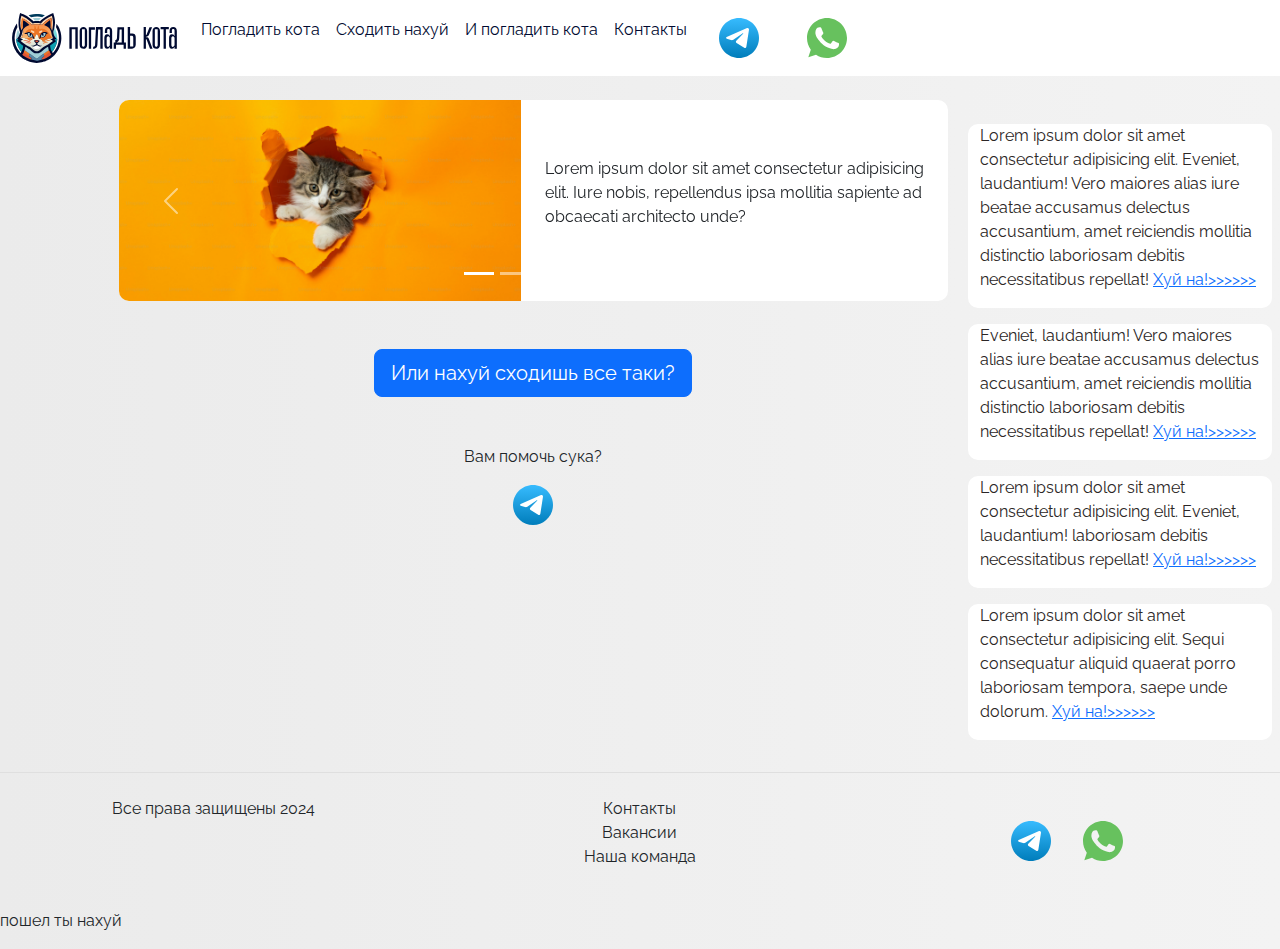
<file: index.html>
<!DOCTYPE html>
<html lang="en">
  <head>
    <meta charset="UTF-8" />
    <meta name="viewport" content="width=device-width, initial-scale=1.0" />
    <link
      href="https://cdn.jsdelivr.net/npm/bootstrap@5.3.3/dist/css/bootstrap.min.css"
      rel="stylesheet"
      integrity="sha384-QWTKZyjpPEjISv5WaRU9OFeRpok6YctnYmDr5pNlyT2bRjXh0JMhjY6hW+ALEwIH"
      crossorigin="anonymous"
    />
    <link rel="stylesheet" href="source/styles/mycss.css" />

    <link rel="apple-touch-icon" sizes="180x180" href="source/files/fav/apple-touch-icon.png" />
    <link rel="icon" type="image/png" sizes="32x32" href="source/files/fav/favicon-32x32.png" />
    <link rel="icon" type="image/png" sizes="16x16" href="source/files/fav/favicon-16x16.png" />
    <link rel="manifest" href="source/files/fav/site.webmanifest" />

    <title>Погладь кота</title>
  </head>
  <body>
    <header>
      <nav class="navbar navbar-expand-lg bg-white">
        <div class="container-fluid">
          <a class="navbar-brand" href="#"
            ><img src="source/images/logo_new.svg" alt="logo-black"
          /></a>
          <button
            class="navbar-toggler"
            type="button"
            data-bs-toggle="collapse"
            data-bs-target="#navbarNav"
            aria-controls="navbarNav"
            aria-expanded="false"
            aria-label="Toggle navigation"
          >
            <span class="navbar-toggler-icon"></span>
          </button>
          <div class="collapse navbar-collapse" id="navbarNav">
            <ul class="navbar-nav">
              <li class="nav-item">
                <a class="nav-link active" aria-current="page" href="#"
                  >Погладить кота</a
                >
              </li>
              <li class="nav-item">
                <a class="nav-link" href="pricing.html">Сходить нахуй</a>
              </li>
              <li class="nav-item">
                <a class="nav-link" href="#">И погладить кота</a>
              </li>
              <li class="nav-item">
                <a class="nav-link" href="#">Контакты</a>
              </li>
              <li class="nav-item">
                <a class="nav-link" href="#">
                  <img
                    style="margin-inline: 1em; max-width: 40px"
                    src="source/images/logo-telegram.svg"
                    alt="Телега Егора"
                  />
                </a>
              </li>
              <li class="nav-item">
                <a class="nav-link" href="#">
                  <img
                    style="margin-inline: 1em; max-width: 40px"
                    src="source/images/logo-whatsapp.svg"
                    alt="Васап Бичес"
                  />
                </a>
              </li>
            </ul>
          </div>
        </div>
      </nav>
    </header>

    <section>
      <div class="container-fluid mt-4">
        <div class="row">
          <div class="col-lg-1"></div>

          <div class="col-lg-8 col-md-12">
            <div class="row">
              <div id="carouselExampleIndicators" class="carousel slide">
                <div class="carousel-indicators">
                  <button
                    type="button"
                    data-bs-target="#carouselExampleIndicators"
                    data-bs-slide-to="0"
                    class="active"
                    aria-current="true"
                    aria-label="Slide 1"
                  ></button>
                  <button
                    type="button"
                    data-bs-target="#carouselExampleIndicators"
                    data-bs-slide-to="1"
                    aria-label="Slide 2"
                  ></button>
                  <button
                    type="button"
                    data-bs-target="#carouselExampleIndicators"
                    data-bs-slide-to="2"
                    aria-label="Slide 3"
                  ></button>
                  <button
                    type="button"
                    data-bs-target="#carouselExampleIndicators"
                    data-bs-slide-to="3"
                    aria-label="Slide 4"
                  ></button>
                </div>
                <div class="carousel-inner">
                  <div class="carousel-item active">
                    <div class="d-block w-100">
                      <div class="row">
                        <div class="col-lg-6 col-md-6">
                          <img
                            src="source/images/s1.png"
                            class="w-100"
                            alt="пошел ты нахуй"
                          />
                        </div>
                        <div class="col-lg-6 col-md-6 slide-text" id="slide-bg">
                          <p>
                            Lorem ipsum dolor sit amet consectetur adipisicing
                            elit. Iure nobis, repellendus ipsa mollitia sapiente
                            ad obcaecati architecto unde?
                          </p>
                        </div>
                      </div>
                    </div>
                  </div>
                  <div class="carousel-item">
                    <div class="d-block w-100">
                      <div class="row">
                        <div class="col-lg-6 col-md-6">
                          <img
                            src="source/images/s2.png"
                            class="w-100"
                            alt="пошел ты нахуй"
                          />
                        </div>
                        <div class="col-lg-6 col-md-6 slide-text" id="slide-bg">
                          <p>
                            Lorem ipsum dolor sit amet consectetur adipisicing
                            elit. Iure nobis, repellendus ipsa mollitia sapiente
                            ad obcaecati architecto unde?
                          </p>
                        </div>
                      </div>
                    </div>
                  </div>
                  <div class="carousel-item">
                    <div class="d-block w-100">
                      <div class="row">
                        <div class="col-lg-6 col-md-6" id="slide-bg">
                          <img
                            src="source/images/s3.png"
                            class="w-100"
                            alt="пошел ты нахуй"
                          />
                        </div>
                        <div class="col-lg-6 col-md-6 slide-text">
                          <p>
                            Lorem ipsum dolor sit amet consectetur adipisicing
                            elit. Iure nobis, repellendus ipsa mollitia sapiente
                            ad obcaecati architecto unde?
                          </p>
                        </div>
                      </div>
                    </div>
                  </div>
                  <div class="carousel-item">
                    <div class="d-block w-100">
                      <div class="row">
                        <div class="col-lg-6 col-md-6" id="slide-bg">
                          <img
                            src="source/images/s2.png"
                            class="w-100"
                            alt="пошел ты нахуй"
                          />
                        </div>
                        <div class="col-lg-6 col-md-6 slide-text">
                          <p>
                            Lorem ipsum dolor sit amet consectetur adipisicing
                            elit. Iure nobis, repellendus ipsa mollitia sapiente
                            ad obcaecati architecto unde?
                          </p>
                        </div>
                      </div>
                    </div>
                  </div>
                </div>
                <button
                  class="carousel-control-prev"
                  type="button"
                  data-bs-target="#carouselExampleIndicators"
                  data-bs-slide="prev"
                >
                  <span
                    class="carousel-control-prev-icon"
                    aria-hidden="true"
                  ></span>
                  <span class="visually-hidden">Previous</span>
                </button>
                <button
                  class="carousel-control-next"
                  type="button"
                  data-bs-target="#carouselExampleIndicators"
                  data-bs-slide="next"
                >
                  <span
                    class="carousel-control-next-icon"
                    aria-hidden="true"
                  ></span>
                  <span class="visually-hidden">Next</span>
                </button>
              </div>

              <div class="col-lg-12 col-md-12 text-center mt-4">
                <a class="btn btn-primary btn-lg my-4" href="#" role="button"
                  >Или нахуй сходишь все таки?</a
                >
              </div>

              <div class="col-lg-12 col-md-12 text-center mt-4">
                <p>Вам помочь сука?</p>
              </div>

              <div class="col-lg-12 col-md-12 text-center">
                <img
                  class="teleganim"
                  style="max-width: 40px; margin-inline: 1em"
                  src="source/images/logo-telegram.svg"
                  alt="Телега Егора"
                />
              </div>
            </div>
          </div>

          <div class="col-lg-3 col-md-12">
            <div class="row px-2">
              <div class="col-lg-12 sidebar mt-4 mb-2">
                <p>
                  Lorem ipsum dolor sit amet consectetur adipisicing elit.
                  Eveniet, laudantium! Vero maiores alias iure beatae accusamus
                  delectus accusantium, amet reiciendis mollitia distinctio
                  laboriosam debitis necessitatibus repellat!
                  <a href="#">Хуй на!>>>>>></a>
                </p>
              </div>
              <div class="col-lg-12 sidebar my-2">
                <p>
                  Eveniet, laudantium! Vero maiores alias iure beatae accusamus
                  delectus accusantium, amet reiciendis mollitia distinctio
                  laboriosam debitis necessitatibus repellat!
                  <a href="#">Хуй на!>>>>>></a>
                </p>
              </div>
              <div class="col-lg-12 sidebar my-2">
                <p>
                  Lorem ipsum dolor sit amet consectetur adipisicing elit.
                  Eveniet, laudantium! laboriosam debitis necessitatibus
                  repellat! <a href="#">Хуй на!>>>>>></a>
                </p>
              </div>
              <div class="col-lg-12 sidebar my-2">
                <p>
                  Lorem ipsum dolor sit amet consectetur adipisicing elit. Sequi
                  consequatur aliquid quaerat porro laboriosam tempora, saepe
                  unde dolorum. <a href="#">Хуй на!>>>>>></a>
                </p>
              </div>
            </div>
          </div>
        </div>
      </div>
    </section>

    <footer class="mt-4 py-4">
      <div class="container-fluid">
        <div class="row">
          <div class="col-lg-4 col-md-12 footer-text text-center">
            <p>Все права защищены 2024</p>
          </div>
          <div class="col-lg-4 col-md-12 footer-text text-center">
            <p>Контакты<br />Вакансии<br />Наша команда</p>
          </div>
          <div class="col-lg-4 col-md-12 footer-social">
            <img
              style="margin-inline: 1em"
              src="source/images/logo-telegram.svg"
              alt="Телега Егора"
            />
            <img
              style="margin-inline: 1em"
              src="source/images/logo-whatsapp.svg"
              alt="Васап Бичес"
            />
          </div>
        </div>
      </div>
    </footer>

    <p>пошел ты нахуй</p>
    <script
      src="https://cdn.jsdelivr.net/npm/bootstrap@5.3.3/dist/js/bootstrap.bundle.min.js"
      integrity="sha384-YvpcrYf0tY3lHB60NNkmXc5s9fDVZLESaAA55NDzOxhy9GkcIdslK1eN7N6jIeHz"
      crossorigin="anonymous"
    ></script>
  </body>
</html>
</file>
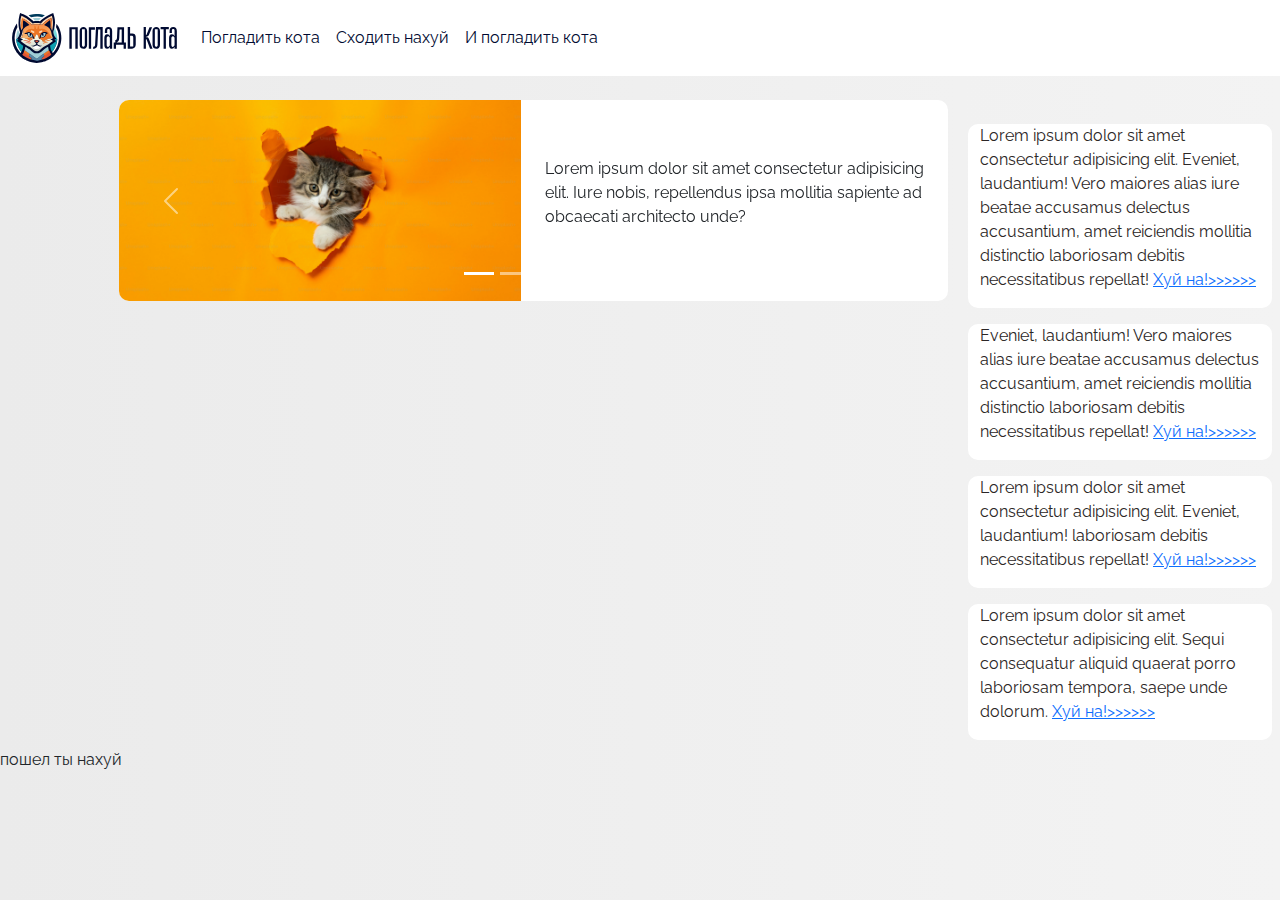
<file: source/images/poglad suka!/index.html>
<!DOCTYPE html>
<html lang="en">
  <head>
    <meta charset="UTF-8" />
    <meta name="viewport" content="width=device-width, initial-scale=1.0" />
    <link
      href="https://cdn.jsdelivr.net/npm/bootstrap@5.3.3/dist/css/bootstrap.min.css"
      rel="stylesheet"
      integrity="sha384-QWTKZyjpPEjISv5WaRU9OFeRpok6YctnYmDr5pNlyT2bRjXh0JMhjY6hW+ALEwIH"
      crossorigin="anonymous"
    />
    <link rel="stylesheet" href="source/styles/mycss.css" />
    <title>Погладь кота</title>
  </head>
  <body>
    <header>
      <nav class="navbar navbar-expand-lg bg-white">
        <div class="container-fluid">
          <a class="navbar-brand" href="#"
            ><img src="source/images/logo_new.svg" alt="logo-black"
          /></a>
          <button
            class="navbar-toggler"
            type="button"
            data-bs-toggle="collapse"
            data-bs-target="#navbarNav"
            aria-controls="navbarNav"
            aria-expanded="false"
            aria-label="Toggle navigation"
          >
            <span class="navbar-toggler-icon"></span>
          </button>
          <div class="collapse navbar-collapse" id="navbarNav">
            <ul class="navbar-nav">
              <li class="nav-item">
                <a class="nav-link active" aria-current="page" href="#">Погладить кота</a>
              </li>
              <li class="nav-item">
                <a class="nav-link" href="pricing.html">Сходить нахуй</a>
              </li>
              <li class="nav-item">
                <a class="nav-link" href="#">И погладить кота</a>
              </li>
            </ul>
          </div>
        </div>
      </nav>
    </header>

    <section>
      <div class="container-fluid mt-4">
        <div class="row">
          <div class="col-lg-1"></div>

          <div class="col-lg-8 col-md-12">
            <div class="row">
              <div id="carouselExampleIndicators" class="carousel slide">
                <div class="carousel-indicators">
                  <button
                    type="button"
                    data-bs-target="#carouselExampleIndicators"
                    data-bs-slide-to="0"
                    class="active"
                    aria-current="true"
                    aria-label="Slide 1"
                  ></button>
                  <button
                    type="button"
                    data-bs-target="#carouselExampleIndicators"
                    data-bs-slide-to="1"
                    aria-label="Slide 2"
                  ></button>
                  <button
                    type="button"
                    data-bs-target="#carouselExampleIndicators"
                    data-bs-slide-to="2"
                    aria-label="Slide 3"
                  ></button>
                  <button
                  type="button"
                  data-bs-target="#carouselExampleIndicators"
                  data-bs-slide-to="3"
                  aria-label="Slide 4"
                ></button>
                </div>
                <div class="carousel-inner">
                  <div class="carousel-item active">
                    <div class="d-block w-100">
                      <div class="row">
                        <div class="col-lg-6 col-md-6">
                          <img
                            src="source/images/s1.png" class="w-100"
                            alt="пошел ты нахуй"
                          />
                        </div>
                        <div class="col-lg-6 col-md-6 slide-text" id="slide-bg">
                          <p>
                            Lorem ipsum dolor sit amet consectetur adipisicing
                            elit. Iure nobis, repellendus ipsa mollitia sapiente
                            ad obcaecati architecto unde?
                          </p>
                        </div>
                      </div>
                    </div>
                  </div>
                  <div class="carousel-item">
                    <div class="d-block w-100">
                      <div class="row">
                        <div class="col-lg-6 col-md-6">
                          <img
                            src="source/images/s2.png" class="w-100"
                            alt="пошел ты нахуй"
                          />
                        </div>
                        <div class="col-lg-6 col-md-6 slide-text"  id="slide-bg">
                          <p>
                            Lorem ipsum dolor sit amet consectetur adipisicing
                            elit. Iure nobis, repellendus ipsa mollitia sapiente
                            ad obcaecati architecto unde?
                          </p>
                        </div>
                      </div>
                    </div>
                  </div>
                  <div class="carousel-item">
                    <div class="d-block w-100">
                      <div class="row">
                        <div class="col-lg-6 col-md-6"  id="slide-bg">
                          <img
                            src="source/images/s3.png" class="w-100"
                            alt="пошел ты нахуй"
                          />
                        </div>
                        <div class="col-lg-6 col-md-6 slide-text">
                          <p>
                            Lorem ipsum dolor sit amet consectetur adipisicing
                            elit. Iure nobis, repellendus ipsa mollitia sapiente
                            ad obcaecati architecto unde?
                          </p>
                        </div>
                      </div>
                    </div>
                  </div>
                  <div class="carousel-item">
                    <div class="d-block w-100">
                      <div class="row">
                        <div class="col-lg-6 col-md-6"  id="slide-bg">
                          <img
                            src="source/images/s2.png" class="w-100"
                            alt="пошел ты нахуй"
                          />
                        </div>
                        <div class="col-lg-6 col-md-6 slide-text">
                          <p>
                            Lorem ipsum dolor sit amet consectetur adipisicing
                            elit. Iure nobis, repellendus ipsa mollitia sapiente
                            ad obcaecati architecto unde?
                          </p>
                        </div>
                      </div>
                    </div>
                  </div>
                </div>
                <button
                  class="carousel-control-prev"
                  type="button"
                  data-bs-target="#carouselExampleIndicators"
                  data-bs-slide="prev"
                >
                  <span
                    class="carousel-control-prev-icon"
                    aria-hidden="true"
                  ></span>
                  <span class="visually-hidden">Previous</span>
                </button>
                <button
                  class="carousel-control-next"
                  type="button"
                  data-bs-target="#carouselExampleIndicators"
                  data-bs-slide="next"
                >
                  <span
                    class="carousel-control-next-icon"
                    aria-hidden="true"
                  ></span>
                  <span class="visually-hidden">Next</span>
                </button>
              </div>
            </div>
          </div>

          <div class="col-lg-3 col-md-12">
            <div class="row px-2">
              <div class="col-lg-12 sidebar mt-4 mb-2">
                <p>
                  Lorem ipsum dolor sit amet consectetur adipisicing elit.
                  Eveniet, laudantium! Vero maiores alias iure beatae accusamus
                  delectus accusantium, amet reiciendis mollitia distinctio
                  laboriosam debitis necessitatibus repellat!
                  <a href="#">Хуй на!>>>>>></a>
                </p>
              </div>
              <div class="col-lg-12 sidebar my-2">
                <p>
                  Eveniet, laudantium! Vero maiores alias iure beatae accusamus
                  delectus accusantium, amet reiciendis mollitia distinctio
                  laboriosam debitis necessitatibus repellat!
                  <a href="#">Хуй на!>>>>>></a>
                </p>
              </div>
              <div class="col-lg-12 sidebar my-2">
                <p>
                  Lorem ipsum dolor sit amet consectetur adipisicing elit.
                  Eveniet, laudantium! laboriosam debitis necessitatibus
                  repellat! <a href="#">Хуй на!>>>>>></a>
                </p>
              </div>
              <div class="col-lg-12 sidebar my-2">
                <p>
                  Lorem ipsum dolor sit amet consectetur adipisicing elit. Sequi
                  consequatur aliquid quaerat porro laboriosam tempora, saepe
                  unde dolorum. <a href="#">Хуй на!>>>>>></a>
                </p>
              </div>
            </div>
          </div>
        </div>
      </div>
    </section>

    <footer></footer>

    <p>пошел ты нахуй</p>
    <script
      src="https://cdn.jsdelivr.net/npm/bootstrap@5.3.3/dist/js/bootstrap.bundle.min.js"
      integrity="sha384-YvpcrYf0tY3lHB60NNkmXc5s9fDVZLESaAA55NDzOxhy9GkcIdslK1eN7N6jIeHz"
      crossorigin="anonymous"
    ></script>
  </body>
</html>
</file>
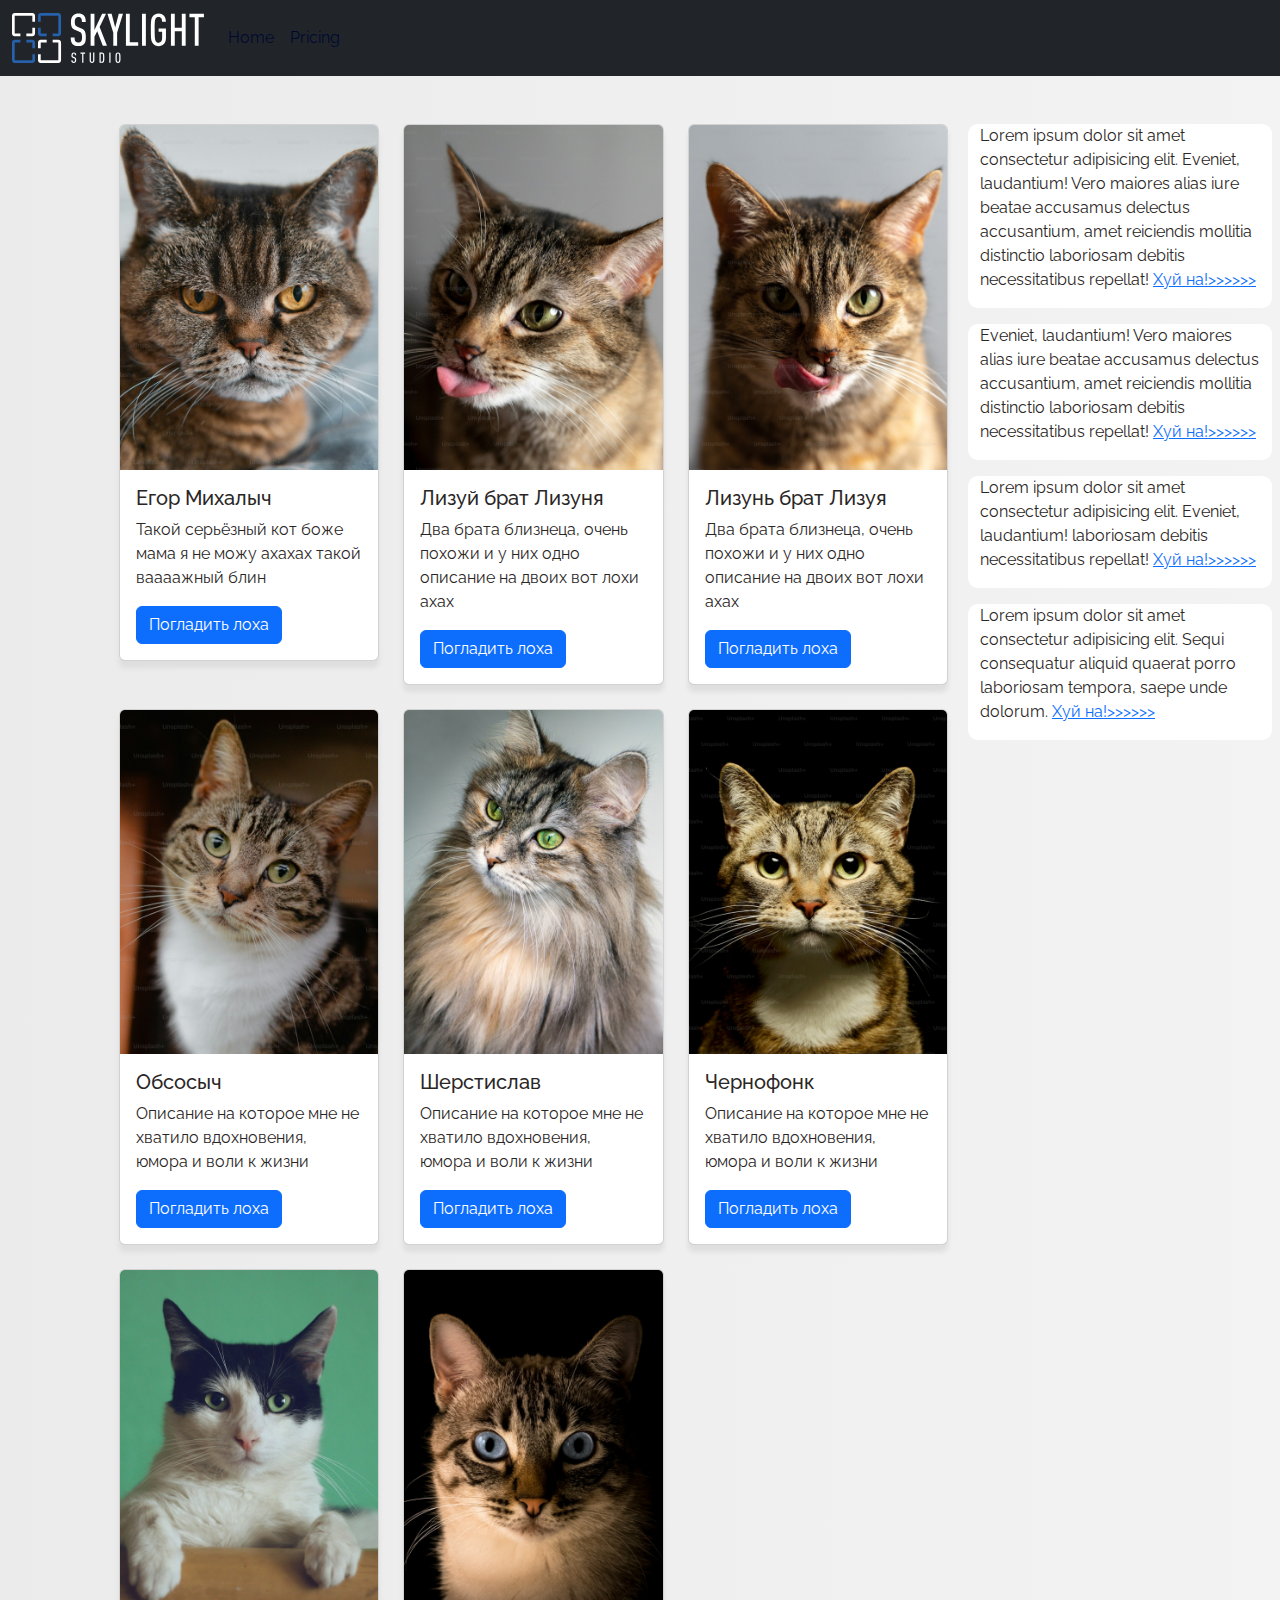
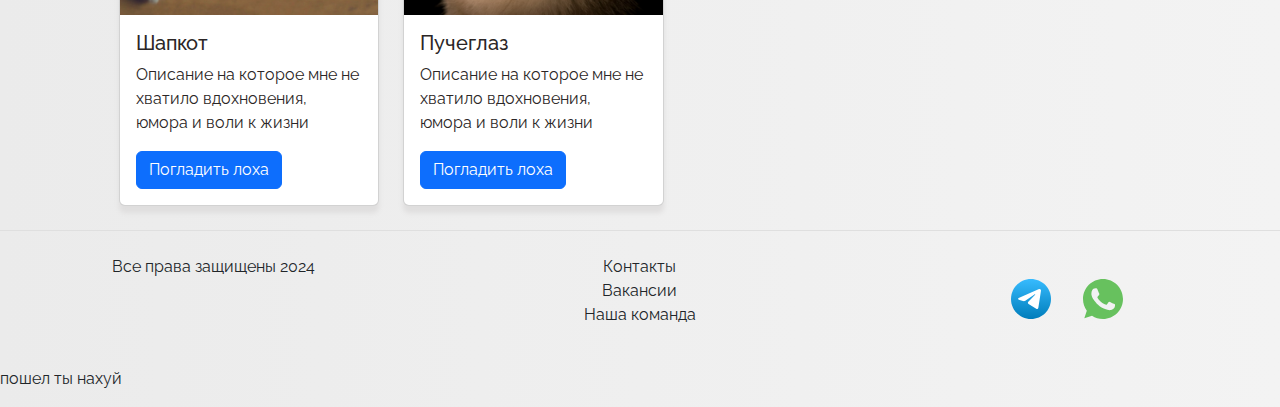
<file: pricing.html>
<!DOCTYPE html>
<html lang="en">
  <head>
    <meta charset="UTF-8" />
    <meta name="viewport" content="width=device-width, initial-scale=1.0" />
    <link
      href="https://cdn.jsdelivr.net/npm/bootstrap@5.3.3/dist/css/bootstrap.min.css"
      rel="stylesheet"
      integrity="sha384-QWTKZyjpPEjISv5WaRU9OFeRpok6YctnYmDr5pNlyT2bRjXh0JMhjY6hW+ALEwIH"
      crossorigin="anonymous"
    />
    <link rel="stylesheet" href="source/styles/mycss.css" />

    <title>Погладь кота</title>
  </head>
  <body>
    <header>
      <nav class="navbar navbar-expand-lg bg-dark">
        <div class="container-fluid">
          <a class="navbar-brand" href="#"
            ><img src="source/images/logo-black.svg" alt="logo-black"
          /></a>
          <button
            class="navbar-toggler"
            type="button"
            data-bs-toggle="collapse"
            data-bs-target="#navbarNav"
            aria-controls="navbarNav"
            aria-expanded="false"
            aria-label="Toggle navigation"
          >
            <span class="navbar-toggler-icon"></span>
          </button>
          <div class="collapse navbar-collapse" id="navbarNav">
            <ul class="navbar-nav">
              <li class="nav-item">
                <a class="nav-link" aria-current="page" href="index.html"
                  >Home</a
                >
              </li>
              <li class="nav-item">
                <a class="nav-link active" href="pricing.html">Pricing</a>
              </li>
            </ul>
          </div>
        </div>
      </nav>
    </header>

    <section>
      <div class="container-fluid mt-4">
        <div class="row">
          <div class="col-lg-1"></div>

          <div class="col-lg-8 col-md-12">
            <div class="row">
              <div class="col-lg-4 col-md-6 mt-4">
                <div class="card">
                  <a href="#">
                    <img
                      src="source/images/1.png"
                      class="card-img-top"
                      alt="Cat1"
                    />
                  </a>
                  <div class="card-body">
                    <h5 class="card-title"><a href="#">Егор Михалыч</a></h5>
                    <p class="card-text">
                      <a href="#">
                        Такой серьёзный кот боже мама я не можу ахахах такой
                        ваааажный блин
                      </a>
                    </p>
                    <a href="#" class="btn btn-primary">Погладить лоха</a>
                  </div>
                </div>
              </div>
              <div class="col-lg-4 col-md-6 mt-4">
                <div class="card">
                  <img
                    src="source/images/2.png"
                    class="card-img-top"
                    alt="Cat2"
                  />
                  <div class="card-body">
                    <h5 class="card-title">Лизуй брат Лизуня</h5>
                    <p class="card-text">
                      Два брата близнеца, очень похожи и у них одно описание
                      на двоих вот лохи ахах
                    </p>
                    <a href="#" class="btn btn-primary">Погладить лоха</a>
                  </div>
                </div>
              </div>
              <div class="col-lg-4 col-md-6 mt-4">
                <div class="card">
                  <img
                    src="source/images/3.png"
                    class="card-img-top"
                    alt="Cat3"
                  />
                  <div class="card-body">
                    <h5 class="card-title">Лизунь брат Лизуя</h5>
                    <p class="card-text">
                      Два брата близнеца, очень похожи и у них одно описание
                      на двоих вот лохи ахах
                    </p>
                    <a href="#" class="btn btn-primary">Погладить лоха</a>
                  </div>
                </div>
              </div>
              <div class="col-lg-4 col-md-6 mt-4">
                <div class="card">
                  <img
                    src="source/images/4.png"
                    class="card-img-top"
                    alt="Cat3"
                  />
                  <div class="card-body">
                    <h5 class="card-title">Обсосыч</h5>
                    <p class="card-text">
                      Описание на которое мне не хватило вдохновения, юмора и
                      воли к жизни
                    </p>
                    <a href="#" class="btn btn-primary">Погладить лоха</a>
                  </div>
                </div>
              </div>
              <div class="col-lg-4 col-md-6 mt-4">
                <div class="card">
                  <img
                    src="source/images/5.png"
                    class="card-img-top"
                    alt="Cat3"
                  />
                  <div class="card-body">
                    <h5 class="card-title">Шерстислав</h5>
                    <p class="card-text">
                      Описание на которое мне не хватило вдохновения, юмора и
                      воли к жизни
                    </p>
                    <a href="#" class="btn btn-primary">Погладить лоха</a>
                  </div>
                </div>
              </div>
              <div class="col-lg-4 col-md-6 mt-4">
                <div class="card">
                  <img
                    src="source/images/6.png"
                    class="card-img-top"
                    alt="Cat3"
                  />
                  <div class="card-body">
                    <h5 class="card-title">Чернофонк</h5>
                    <p class="card-text">
                      Описание на которое мне не хватило вдохновения, юмора и
                      воли к жизни
                    </p>
                    <a href="#" class="btn btn-primary">Погладить лоха</a>
                  </div>
                </div>
              </div>
              <div class="col-lg-4 col-md-6 mt-4">
                <div class="card">
                  <img
                    src="source/images/7.png"
                    class="card-img-top"
                    alt="Cat3"
                  />
                  <div class="card-body">
                    <h5 class="card-title">Шапкот</h5>
                    <p class="card-text">
                      Описание на которое мне не хватило вдохновения, юмора и
                      воли к жизни
                    </p>
                    <a href="#" class="btn btn-primary">Погладить лоха</a>
                  </div>
                </div>
              </div>

              <div class="col-lg-4 col-md-6 mt-4">
                <div class="card">
                  <img
                    src="source/images/8.png"
                    class="card-img-top"
                    alt="Cat3"
                  />
                  <div class="card-body">
                    <h5 class="card-title">Пучеглаз</h5>
                    <p class="card-text">
                      Описание на которое мне не хватило вдохновения, юмора и
                      воли к жизни
                    </p>
                    <a href="#" class="btn btn-primary">Погладить лоха</a>
                  </div>
                </div>
              </div>
            </div>
          </div>

          <div class="col-lg-3 col-md-12">
            <div class="row px-2">
              <div class="col-lg-12 sidebar mt-4 mb-2">
                <p>
                  Lorem ipsum dolor sit amet consectetur adipisicing elit.
                  Eveniet, laudantium! Vero maiores alias iure beatae accusamus
                  delectus accusantium, amet reiciendis mollitia distinctio
                  laboriosam debitis necessitatibus repellat!
                  <a href="#">Хуй на!>>>>>></a>
                </p>
              </div>
              <div class="col-lg-12 sidebar my-2">
                <p>
                  Eveniet, laudantium! Vero maiores alias iure beatae accusamus
                  delectus accusantium, amet reiciendis mollitia distinctio
                  laboriosam debitis necessitatibus repellat!
                  <a href="#">Хуй на!>>>>>></a>
                </p>
              </div>
              <div class="col-lg-12 sidebar my-2">
                <p>
                  Lorem ipsum dolor sit amet consectetur adipisicing elit.
                  Eveniet, laudantium! laboriosam debitis necessitatibus
                  repellat! <a href="#">Хуй на!>>>>>></a>
                </p>
              </div>
              <div class="col-lg-12 sidebar my-2">
                <p>
                  Lorem ipsum dolor sit amet consectetur adipisicing elit. Sequi
                  consequatur aliquid quaerat porro laboriosam tempora, saepe
                  unde dolorum. <a href="#">Хуй на!>>>>>></a>
                </p>
              </div>
            </div>
          </div>
        </div>
      </div>
    </section>

    <footer class="mt-4 py-4">
      <div class="container-fluid">
        <div class="row">
          <div class="col-lg-4 col-md-12 footer-text text-center">
            <p>Все права защищены 2024</p>
          </div>
          <div class="col-lg-4 col-md-12 footer-text text-center">
            <p>Контакты<br>Вакансии<br>Наша команда</p>
          </div>
          <div class="col-lg-4 col-md-12 footer-social">
            <img style="margin-inline: 1em;"  src="source/images/logo-telegram.svg" alt="Телега Егора">
            <img style="margin-inline: 1em;"  src="source/images/logo-whatsapp.svg" alt="Васап Бичес">

          </div>
        </div>
      </div>
    </footer>

    <p>пошел ты нахуй</p>
    <script
      src="https://cdn.jsdelivr.net/npm/bootstrap@5.3.3/dist/js/bootstrap.bundle.min.js"
      integrity="sha384-YvpcrYf0tY3lHB60NNkmXc5s9fDVZLESaAA55NDzOxhy9GkcIdslK1eN7N6jIeHz"
      crossorigin="anonymous"
    ></script>
  </body>
</html>
</file>
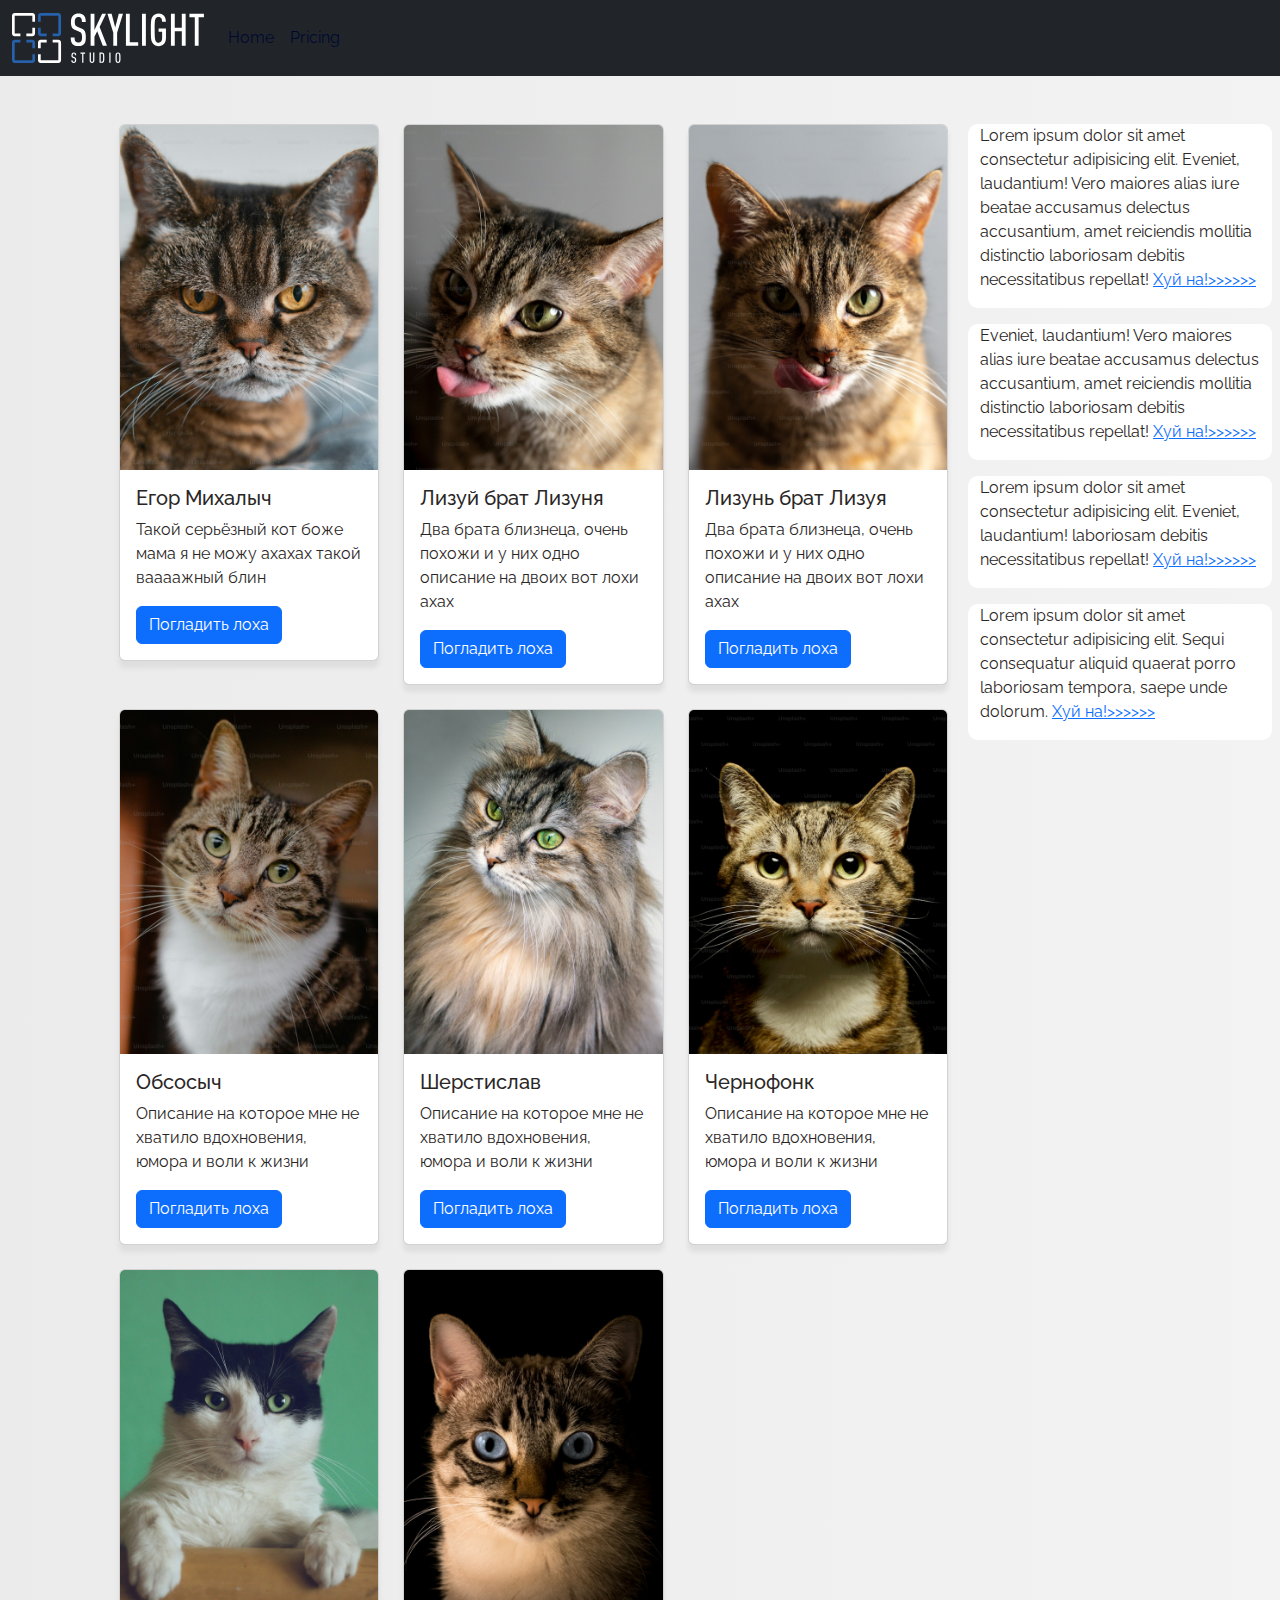
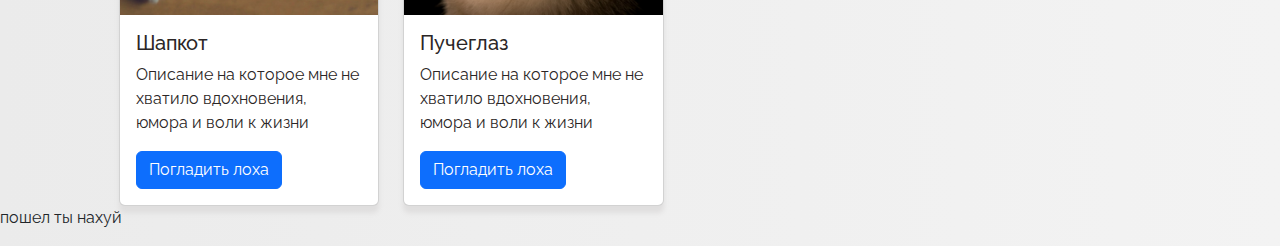
<file: source/images/poglad suka!/pricing.html>
<!DOCTYPE html>
<html lang="en">
  <head>
    <meta charset="UTF-8" />
    <meta name="viewport" content="width=device-width, initial-scale=1.0" />
    <link
      href="https://cdn.jsdelivr.net/npm/bootstrap@5.3.3/dist/css/bootstrap.min.css"
      rel="stylesheet"
      integrity="sha384-QWTKZyjpPEjISv5WaRU9OFeRpok6YctnYmDr5pNlyT2bRjXh0JMhjY6hW+ALEwIH"
      crossorigin="anonymous"
    />
    <link rel="stylesheet" href="source/styles/mycss.css" />

    <title>Погладь кота</title>
  </head>
  <body>
    <header>
      <nav class="navbar navbar-expand-lg bg-dark">
        <div class="container-fluid">
          <a class="navbar-brand" href="#"
            ><img src="source/images/logo-black.svg" alt="logo-black"
          /></a>
          <button
            class="navbar-toggler"
            type="button"
            data-bs-toggle="collapse"
            data-bs-target="#navbarNav"
            aria-controls="navbarNav"
            aria-expanded="false"
            aria-label="Toggle navigation"
          >
            <span class="navbar-toggler-icon"></span>
          </button>
          <div class="collapse navbar-collapse" id="navbarNav">
            <ul class="navbar-nav">
              <li class="nav-item">
                <a class="nav-link" aria-current="page" href="index.html"
                  >Home</a
                >
              </li>
              <li class="nav-item">
                <a class="nav-link active" href="pricing.html">Pricing</a>
              </li>
            </ul>
          </div>
        </div>
      </nav>
    </header>

    <section>
      <div class="container-fluid mt-4">
        <div class="row">
          <div class="col-lg-1"></div>

          <div class="col-lg-8 col-md-12">
            <div class="row">
              <div class="col-lg-4 col-md-6 mt-4">
                <div class="card">
                  <a href="#">
                    <img
                      src="source/images/1.png"
                      class="card-img-top"
                      alt="Cat1"
                    />
                  </a>
                  <div class="card-body">
                    <h5 class="card-title"><a href="#">Егор Михалыч</a></h5>
                    <p class="card-text">
                      <a href="#">
                        Такой серьёзный кот боже мама я не можу ахахах такой
                        ваааажный блин
                      </a>
                    </p>
                    <a href="#" class="btn btn-primary">Погладить лоха</a>
                  </div>
                </div>
              </div>
              <div class="col-lg-4 col-md-6 mt-4">
                <div class="card">
                  <img
                    src="source/images/2.png"
                    class="card-img-top"
                    alt="Cat2"
                  />
                  <div class="card-body">
                    <h5 class="card-title">Лизуй брат Лизуня</h5>
                    <p class="card-text">
                      Два брата близнеца, очень похожи и у них одно описание
                      на двоих вот лохи ахах
                    </p>
                    <a href="#" class="btn btn-primary">Погладить лоха</a>
                  </div>
                </div>
              </div>
              <div class="col-lg-4 col-md-6 mt-4">
                <div class="card">
                  <img
                    src="source/images/3.png"
                    class="card-img-top"
                    alt="Cat3"
                  />
                  <div class="card-body">
                    <h5 class="card-title">Лизунь брат Лизуя</h5>
                    <p class="card-text">
                      Два брата близнеца, очень похожи и у них одно описание
                      на двоих вот лохи ахах
                    </p>
                    <a href="#" class="btn btn-primary">Погладить лоха</a>
                  </div>
                </div>
              </div>
              <div class="col-lg-4 col-md-6 mt-4">
                <div class="card">
                  <img
                    src="source/images/4.png"
                    class="card-img-top"
                    alt="Cat3"
                  />
                  <div class="card-body">
                    <h5 class="card-title">Обсосыч</h5>
                    <p class="card-text">
                      Описание на которое мне не хватило вдохновения, юмора и
                      воли к жизни
                    </p>
                    <a href="#" class="btn btn-primary">Погладить лоха</a>
                  </div>
                </div>
              </div>
              <div class="col-lg-4 col-md-6 mt-4">
                <div class="card">
                  <img
                    src="source/images/5.png"
                    class="card-img-top"
                    alt="Cat3"
                  />
                  <div class="card-body">
                    <h5 class="card-title">Шерстислав</h5>
                    <p class="card-text">
                      Описание на которое мне не хватило вдохновения, юмора и
                      воли к жизни
                    </p>
                    <a href="#" class="btn btn-primary">Погладить лоха</a>
                  </div>
                </div>
              </div>
              <div class="col-lg-4 col-md-6 mt-4">
                <div class="card">
                  <img
                    src="source/images/6.png"
                    class="card-img-top"
                    alt="Cat3"
                  />
                  <div class="card-body">
                    <h5 class="card-title">Чернофонк</h5>
                    <p class="card-text">
                      Описание на которое мне не хватило вдохновения, юмора и
                      воли к жизни
                    </p>
                    <a href="#" class="btn btn-primary">Погладить лоха</a>
                  </div>
                </div>
              </div>
              <div class="col-lg-4 col-md-6 mt-4">
                <div class="card">
                  <img
                    src="source/images/7.png"
                    class="card-img-top"
                    alt="Cat3"
                  />
                  <div class="card-body">
                    <h5 class="card-title">Шапкот</h5>
                    <p class="card-text">
                      Описание на которое мне не хватило вдохновения, юмора и
                      воли к жизни
                    </p>
                    <a href="#" class="btn btn-primary">Погладить лоха</a>
                  </div>
                </div>
              </div>

              <div class="col-lg-4 col-md-6 mt-4">
                <div class="card">
                  <img
                    src="source/images/8.png"
                    class="card-img-top"
                    alt="Cat3"
                  />
                  <div class="card-body">
                    <h5 class="card-title">Пучеглаз</h5>
                    <p class="card-text">
                      Описание на которое мне не хватило вдохновения, юмора и
                      воли к жизни
                    </p>
                    <a href="#" class="btn btn-primary">Погладить лоха</a>
                  </div>
                </div>
              </div>
            </div>
          </div>

          <div class="col-lg-3 col-md-12">
            <div class="row px-2">
              <div class="col-lg-12 sidebar mt-4 mb-2">
                <p>
                  Lorem ipsum dolor sit amet consectetur adipisicing elit.
                  Eveniet, laudantium! Vero maiores alias iure beatae accusamus
                  delectus accusantium, amet reiciendis mollitia distinctio
                  laboriosam debitis necessitatibus repellat!
                  <a href="#">Хуй на!>>>>>></a>
                </p>
              </div>
              <div class="col-lg-12 sidebar my-2">
                <p>
                  Eveniet, laudantium! Vero maiores alias iure beatae accusamus
                  delectus accusantium, amet reiciendis mollitia distinctio
                  laboriosam debitis necessitatibus repellat!
                  <a href="#">Хуй на!>>>>>></a>
                </p>
              </div>
              <div class="col-lg-12 sidebar my-2">
                <p>
                  Lorem ipsum dolor sit amet consectetur adipisicing elit.
                  Eveniet, laudantium! laboriosam debitis necessitatibus
                  repellat! <a href="#">Хуй на!>>>>>></a>
                </p>
              </div>
              <div class="col-lg-12 sidebar my-2">
                <p>
                  Lorem ipsum dolor sit amet consectetur adipisicing elit. Sequi
                  consequatur aliquid quaerat porro laboriosam tempora, saepe
                  unde dolorum. <a href="#">Хуй на!>>>>>></a>
                </p>
              </div>
            </div>
          </div>
        </div>
      </div>
    </section>

    <footer></footer>

    <p>пошел ты нахуй</p>
    <script
      src="https://cdn.jsdelivr.net/npm/bootstrap@5.3.3/dist/js/bootstrap.bundle.min.js"
      integrity="sha384-YvpcrYf0tY3lHB60NNkmXc5s9fDVZLESaAA55NDzOxhy9GkcIdslK1eN7N6jIeHz"
      crossorigin="anonymous"
    ></script>
  </body>
</html>
</file>
<file: source/styles/mycss.css>
@import url('https://fonts.googleapis.com/css?family=Raleway&display=swap');

body {
    background: linear-gradient(90deg, #ebebeb 0%, #f3f3f3 100%);
    font-family: Raleway, serif;
}


.nav-link  {
    color: #000A31
}

.navbar-nav .nav-link.active  {
    color: #000A31
}

.navbar-brand img {
    height: 50px;
}

.navbar-toggler {
    background-color: white;
}

.card {
    box-shadow: 0px 7px 5px 0px #dfdede;
}

.sidebar {
    color: #2b2626;
    background-color: white;
    border-radius: 10px;
}

.card { 
    color: #2b2626;
    background-color: white;
}

.card a {
    text-decoration: none;
    color: #2b2626;

}

.card .btn.btn-primary {
    color: #ffffff;
}

.carousel-inner {
    border-radius: 10px;
}

.carousel-item .p {
    background-color: white;
}

.carousel-inner  {
    background-color: white;
}

.slide-text {
    margin: auto auto;
}

.teleganim {
    animation: teleganim 4s ease 0s infinite normal forwards;
}

@keyframes teleganim {
	0% {
		transform: scale(1);
	}

	50% {
		transform: scale(1.1);
	}

	100% {
		transform: scale(1);
	}
}

@media (max-width: 755px) {
    .carousel-indicators {
        display: none;
    }
}

footer {
    border-top: #dfdfdf 0.5px solid;
}

.footer-social>img {
    max-width: 40px;
}

.footer-social {
    display: flex;
    justify-content: center;
    align-items: center;
}
</file>
<file: source/images/poglad suka!/source/styles/mycss.css>
@import url('https://fonts.googleapis.com/css?family=Raleway&display=swap');

body {
    background: linear-gradient(90deg, #ebebeb 0%, #f3f3f3 100%);
    font-family: Raleway, serif;
}


.nav-link  {
    color: #000A31
}

.navbar-nav .nav-link.active  {
    color: #000A31
}

.navbar-brand img {
    height: 50px;
}

.navbar-toggler {
    background-color: white;
}

.card {
    box-shadow: 0px 7px 5px 0px #dfdede;
}

.sidebar {
    color: #2b2626;
    background-color: white;
    border-radius: 10px;
}

.card { 
    color: #2b2626;
    background-color: white;
}

.card a {
    text-decoration: none;
    color: #2b2626;

}

.card .btn.btn-primary {
    color: #ffffff;
}

.carousel-inner {
    border-radius: 10px;
}

.carousel-item .p {
    background-color: white;
}

.carousel-inner  {
    background-color: white;
}

.slide-text {
    margin: auto auto;
}

@media (max-width: 755px) {
    .carousel-indicators {
        display: none;
    }
}
</file>
